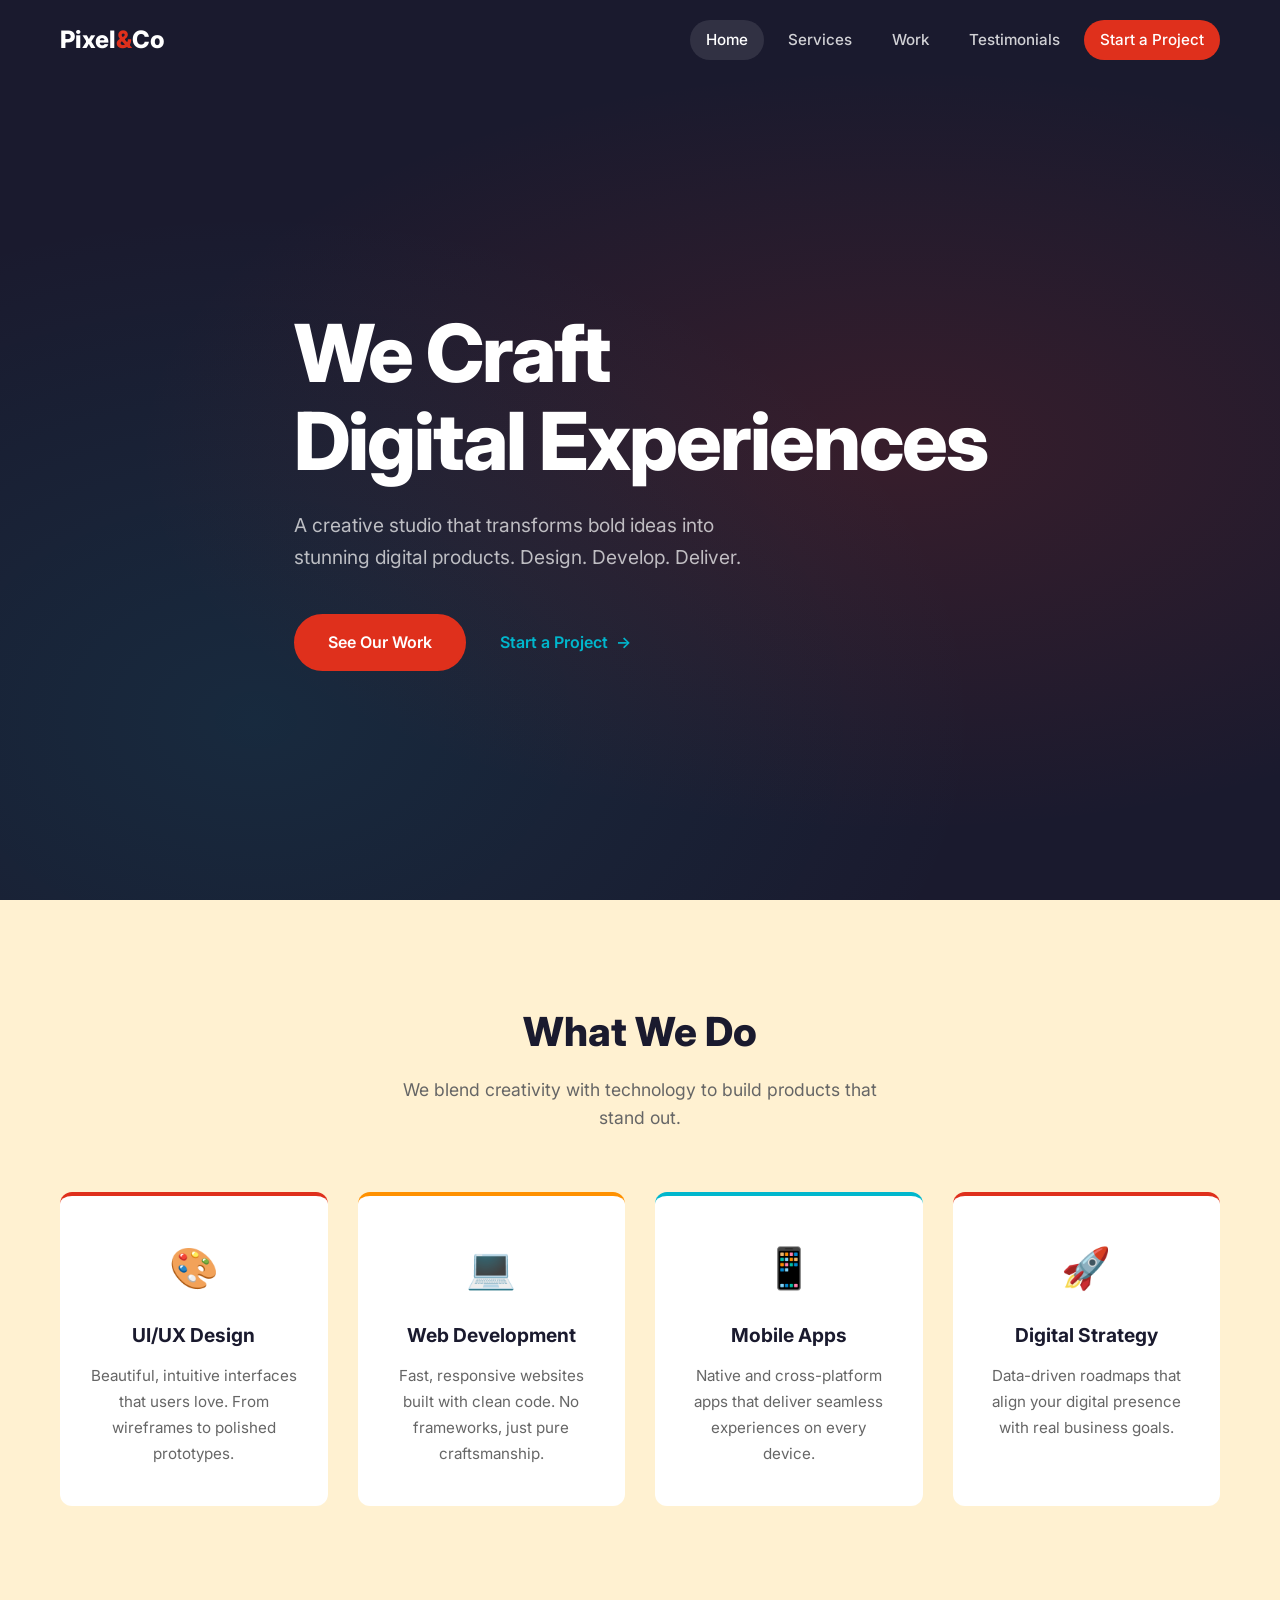
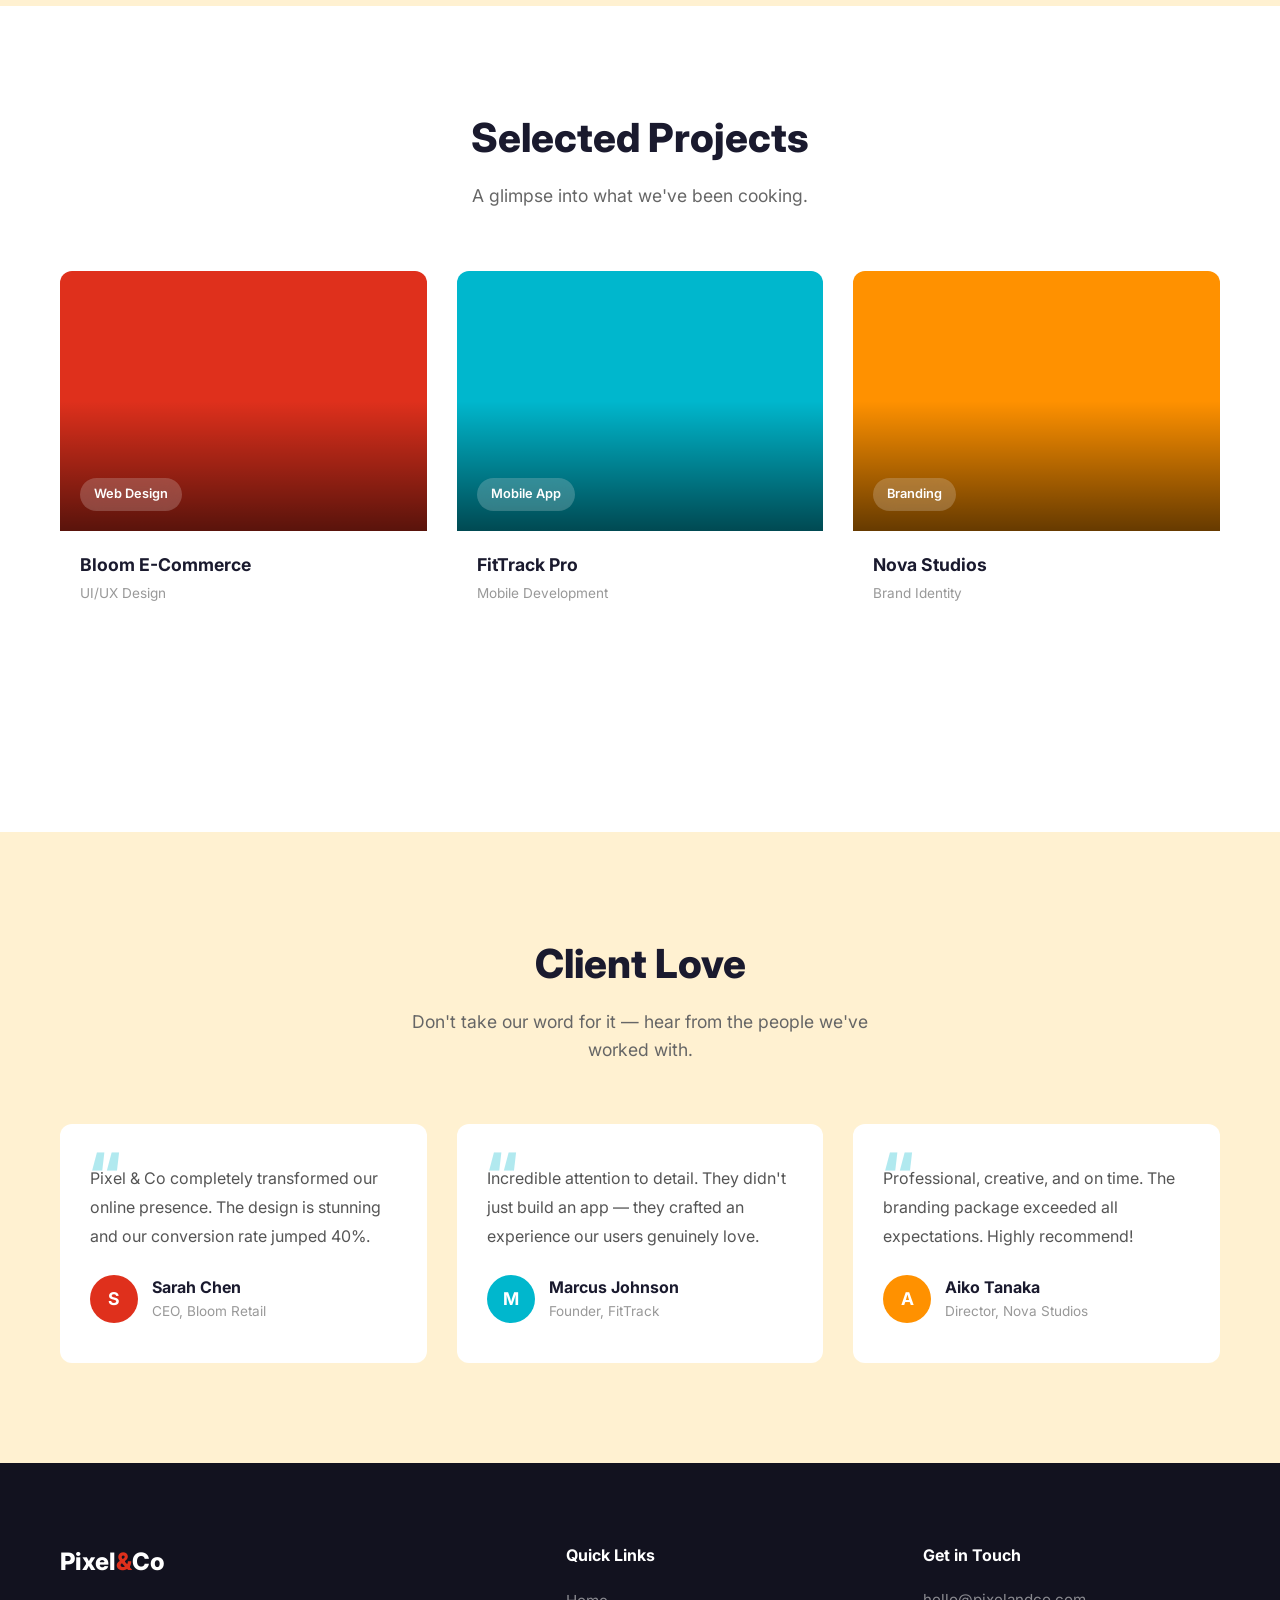
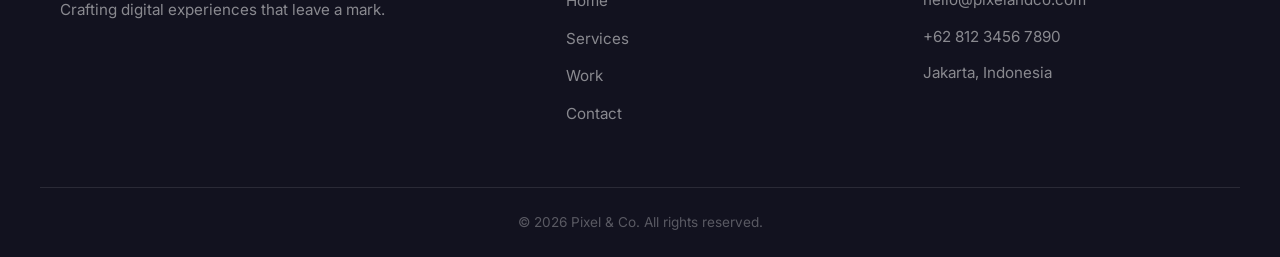
<file: index.html>
<!DOCTYPE html>
<html lang="en">
<head>
  <meta charset="UTF-8">
  <meta name="viewport" content="width=device-width, initial-scale=1.0">
  <meta name="description" content="Pixel & Co is a creative agency specializing in UI/UX design, web development, and digital strategy.">
  <title>Pixel & Co - Creative Agency</title>
  <!-- Preconnect to Google Fonts for faster font loading -->
  <link rel="preconnect" href="https://fonts.googleapis.com">
  <link rel="preconnect" href="https://fonts.gstatic.com" crossorigin>
  <!-- Inter font family with multiple weights -->
  <link href="https://fonts.googleapis.com/css2?family=Inter:wght@400;500;600;700;800&display=swap" rel="stylesheet">
  <!-- Main stylesheet -->
  <link rel="stylesheet" href="css/style.css">
</head>
<body>
  <!-- ============================================
       NAVIGATION BAR - Fixed top navigation with logo, menu links, and mobile toggle
       ============================================ -->
  <nav class="navbar">
    <div class="container navbar__inner">
      <!-- Logo with styled ampersand -->
      <a href="index.html" class="navbar__logo">Pixel<span>&</span>Co</a>
      <!-- Mobile menu toggle button (hamburger) -->
      <button class="navbar__toggle" aria-label="Toggle menu">
        <span></span>
        <span></span>
        <span></span>
      </button>
      <!-- Navigation menu with links -->
      <ul class="navbar__menu">
        <li><a href="index.html" class="navbar__link navbar__link--active">Home</a></li>
        <li><a href="#services" class="navbar__link">Services</a></li>
        <li><a href="work.html" class="navbar__link">Work</a></li>
        <li><a href="#testimonials" class="navbar__link">Testimonials</a></li>
        <li><a href="contact.html" class="navbar__link navbar__link--cta">Start a Project</a></li>
      </ul>
    </div>
  </nav>

  <!-- ============================================
       HERO SECTION - Full-screen landing area with headline, subtext, and CTAs
       ============================================ -->
  <header class="hero">
    <div class="container hero__content">
      <h1 class="hero__title">We Craft<br>Digital Experiences</h1>
      <p class="hero__subtitle">A creative studio that transforms bold ideas into stunning digital products. Design. Develop. Deliver.</p>
      <!-- Call-to-action buttons -->
      <div class="hero__actions">
        <a href="work.html" class="btn btn--primary">See Our Work</a>
        <a href="contact.html" class="btn btn--text">Start a Project <span>&rarr;</span></a>
      </div>
    </div>
  </header>

  <!-- ============================================
       SERVICES SECTION - 4-column grid showcasing core service offerings
       ============================================ -->
  <section id="services" class="services">
    <div class="container">
      <h2 class="section-title">What We Do</h2>
      <p class="section-subtitle">We blend creativity with technology to build products that stand out.</p>
      <!-- Grid of 4 service cards -->
      <div class="services__grid">
        <div class="services__card">
          <div class="services__icon">&#127912;</div>
          <h3 class="services__name">UI/UX Design</h3>
          <p class="services__desc">Beautiful, intuitive interfaces that users love. From wireframes to polished prototypes.</p>
        </div>
        <div class="services__card">
          <div class="services__icon">&#128187;</div>
          <h3 class="services__name">Web Development</h3>
          <p class="services__desc">Fast, responsive websites built with clean code. No frameworks, just pure craftsmanship.</p>
        </div>
        <div class="services__card">
          <div class="services__icon">&#128241;</div>
          <h3 class="services__name">Mobile Apps</h3>
          <p class="services__desc">Native and cross-platform apps that deliver seamless experiences on every device.</p>
        </div>
        <div class="services__card">
          <div class="services__icon">&#128640;</div>
          <h3 class="services__name">Digital Strategy</h3>
          <p class="services__desc">Data-driven roadmaps that align your digital presence with real business goals.</p>
        </div>
      </div>
    </div>
  </section>

  <!-- ============================================
       FEATURED WORK SECTION - 3 project cards with link to full portfolio
       ============================================ -->
  <section id="work" class="work">
    <div class="container">
      <h2 class="section-title">Selected Projects</h2>
      <p class="section-subtitle">A glimpse into what we've been cooking.</p>
      <!-- Grid of 3 featured project cards -->
      <div class="work__grid">
        <div class="work__card">
          <div class="work__thumb" style="background: #DF301C;">
            <span class="work__label">Web Design</span>
          </div>
          <div class="work__info">
            <h3 class="work__title">Bloom E-Commerce</h3>
            <p class="work__category">UI/UX Design</p>
          </div>
        </div>
          <div class="work__card">
            <div class="work__thumb" style="background: #00B7CD;">
              <span class="work__label">Mobile App</span>
            </div>
            <div class="work__info">
              <h3 class="work__title">FitTrack Pro</h3>
              <p class="work__category">Mobile Development</p>
            </div>
          </div>
          <div class="work__card">
            <div class="work__thumb" style="background: #FF9100;">
              <span class="work__label">Branding</span>
            </div>
            <div class="work__info">
              <h3 class="work__title">Nova Studios</h3>
              <p class="work__category">Brand Identity</p>
            </div>
          </div>
      </div>
      <!-- CTA to view all projects -->
      <div class="work__cta">
          <a href="work.html" class="btn btn--outline">View All Projects &rarr;</a>
      </div>
    </div>
  </section>

  <!-- ============================================
       TESTIMONIALS SECTION - 3 client testimonial cards in a grid
       ============================================ -->
  <section id="testimonials" class="testimonials">
    <div class="container">
      <h2 class="section-title">Client Love</h2>
      <p class="section-subtitle">Don't take our word for it — hear from the people we've worked with.</p>
      <!-- Grid of 3 testimonial cards -->
      <div class="testimonials__grid">
        <div class="testimonials__card">
          <span class="testimonials__quote">&ldquo;</span>
          <p class="testimonials__text">Pixel & Co completely transformed our online presence. The design is stunning and our conversion rate jumped 40%.</p>
          <div class="testimonials__author">
            <div class="testimonials__avatar" style="background: #DF301C;">S</div>
            <div>
              <h4 class="testimonials__name">Sarah Chen</h4>
              <p class="testimonials__role">CEO, Bloom Retail</p>
            </div>
          </div>
        </div>
        <div class="testimonials__card">
          <span class="testimonials__quote">&ldquo;</span>
          <p class="testimonials__text">Incredible attention to detail. They didn't just build an app — they crafted an experience our users genuinely love.</p>
          <div class="testimonials__author">
            <div class="testimonials__avatar" style="background: #00B7CD;">M</div>
            <div>
              <h4 class="testimonials__name">Marcus Johnson</h4>
              <p class="testimonials__role">Founder, FitTrack</p>
            </div>
          </div>
        </div>
        <div class="testimonials__card">
          <span class="testimonials__quote">&ldquo;</span>
          <p class="testimonials__text">Professional, creative, and on time. The branding package exceeded all expectations. Highly recommend!</p>
          <div class="testimonials__author">
            <div class="testimonials__avatar" style="background: #FF9100;">A</div>
            <div>
              <h4 class="testimonials__name">Aiko Tanaka</h4>
              <p class="testimonials__role">Director, Nova Studios</p>
            </div>
          </div>
        </div>
      </div>
    </div>
  </section>

  <!-- ============================================
       FOOTER - Site footer with brand, quick links, contact info, and copyright
       ============================================ -->
  <footer class="footer">
    <div class="container footer__inner">
      <!-- Brand section with logo and tagline -->
      <div class="footer__brand">
          <a href="index.html" class="footer__logo">Pixel<span>&</span>Co</a>
          <p class="footer__tagline">Crafting digital experiences that leave a mark.</p>
      </div>
      <!-- Quick navigation links -->
      <div class="footer__links">
          <h4 class="footer__heading">Quick Links</h4>
          <ul>
              <li><a href="index.html">Home</a></li>
              <li><a href="#services">Services</a></li>
              <li><a href="work.html">Work</a></li>
              <li><a href="contact.html">Contact</a></li>
          </ul>
      </div>
      <!-- Contact information -->
      <div class="footer__contact">
          <h4 class="footer__heading">Get in Touch</h4>
          <p>hello@pixelandco.com</p>
          <p>+62 812 3456 7890</p>
          <p>Jakarta, Indonesia</p>
      </div>
    </div>
    <!-- Copyright notice -->
    <div class="footer__bottom">
      <div class="container">
        <!-- Dynamic year set via JavaScript -->
        <p>&copy; <span id="currentYear"></span> Pixel & Co. All rights reserved.</p>
      </div>
    </div>
  </footer>

  <!-- Main JavaScript file -->
  <script src="js/main.js"></script>
</body>
</html>
</file>
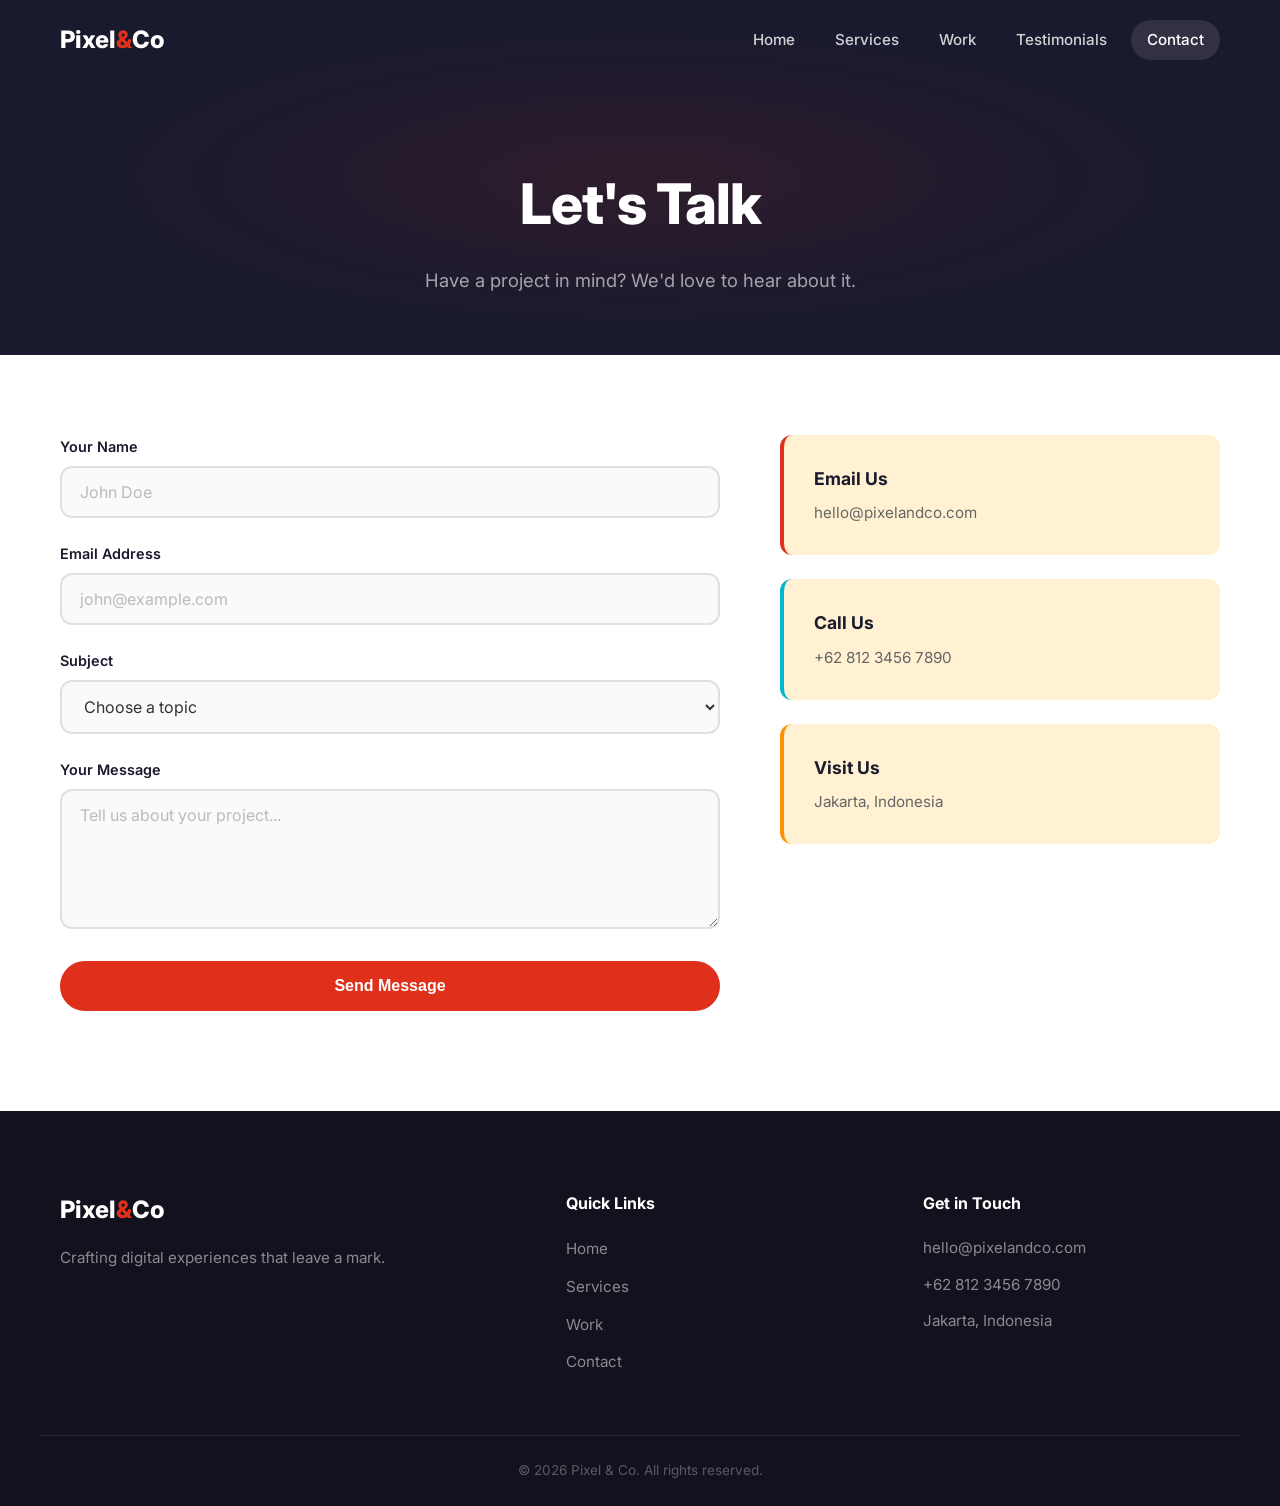
<file: contact.html>
<!DOCTYPE html>
<html lang="en">
<head>
    <meta charset="UTF-8">
    <meta name="viewport" content="width=device-width, initial-scale=1.0">
    <meta name="description" content="Get in touch with Pixel & Co creative agency. Let's discuss your next project.">
    <title>Pixel & Co - Contact</title>
    <!-- Preconnect to Google Fonts for faster font loading -->
    <link rel="preconnect" href="https://fonts.googleapis.com">
    <link rel="preconnect" href="https://fonts.gstatic.com" crossorigin>
    <!-- Inter font family with multiple weights -->
    <link href="https://fonts.googleapis.com/css2?family=Inter:wght@400;500;600;700;800&display=swap" rel="stylesheet">
    <!-- Main stylesheet -->
    <link rel="stylesheet" href="css/style.css">
</head>
<body>
    <!-- ============================================
         NAVIGATION BAR - Fixed top navigation with logo, menu links, and mobile toggle
         ============================================ -->
    <nav class="navbar">
        <div class="container navbar__inner">
            <!-- Logo with styled ampersand -->
            <a href="index.html" class="navbar__logo">Pixel<span>&</span>Co</a>
            <!-- Mobile menu toggle button (hamburger) -->
            <button class="navbar__toggle" aria-label="Toggle menu">
                <span></span>
                <span></span>
                <span></span>
            </button>
            <!-- Navigation menu with links (Contact is active) -->
            <ul class="navbar__menu">
                <li><a href="index.html" class="navbar__link">Home</a></li>
                <li><a href="index.html#services" class="navbar__link">Services</a></li>
                <li><a href="work.html" class="navbar__link">Work</a></li>
                <li><a href="index.html#testimonials" class="navbar__link">Testimonials</a></li>
                <li><a href="contact.html" class="navbar__link navbar__link--active">Contact</a></li>
            </ul>
        </div>
    </nav>

    <!-- ============================================
         PAGE HERO - Simplified hero for sub-pages with title and subtitle
         ============================================ -->
    <header class="page-hero">
        <div class="container">
            <h1 class="page-hero__title">Let's Talk</h1>
            <p class="page-hero__subtitle">Have a project in mind? We'd love to hear about it.</p>
        </div>
    </header>

    <!-- ============================================
         CONTACT SECTION - Form on left, contact info cards on right
         ============================================ -->
    <section class="contact">
        <div class="container contact__inner">
            <!-- Contact form with validation -->
            <div class="contact__form-wrap">
                <form class="contact__form" id="contactForm">
                    <div class="contact__field">
                        <label for="name">Your Name</label>
                        <input type="text" id="name" name="name" placeholder="John Doe" required>
                        <span class="contact__error"></span>
                    </div>
                    <div class="contact__field">
                        <label for="email">Email Address</label>
                        <input type="email" id="email" name="email" placeholder="john@example.com" required>
                        <span class="contact__error"></span>
                    </div>
                    <div class="contact__field">
                        <label for="subject">Subject</label>
                        <select id="subject" name="subject" required>
                            <option value="" disabled selected>Choose a topic</option>
                            <option value="web">Web Design</option>
                            <option value="mobile">Mobile App</option>
                            <option value="branding">Branding</option>
                            <option value="other">Something Else</option>
                        </select>
                        <span class="contact__error"></span>
                    </div>
                    <div class="contact__field">
                        <label for="message">Your Message</label>
                        <textarea id="message" name="message" rows="5" placeholder="Tell us about your project..." required></textarea>
                        <span class="contact__error"></span>
                    </div>
                    <!-- Success message (hidden by default) -->
                    <div class="contact__success">Message sent successfully! We'll get back to you soon.</div>
                    <button type="submit" class="btn btn--primary btn--full">Send Message</button>
                </form>
            </div>
            <!-- Contact info cards -->
            <div class="contact__info">
                <div class="contact__info-card">
                    <h3 class="contact__info-title">Email Us</h3>
                    <p>hello@pixelandco.com</p>
                </div>
                <div class="contact__info-card">
                    <h3 class="contact__info-title">Call Us</h3>
                    <p>+62 812 3456 7890</p>
                </div>
                <div class="contact__info-card">
                    <h3 class="contact__info-title">Visit Us</h3>
                    <p>Jakarta, Indonesia</p>
                </div>
            </div>
        </div>
    </section>

    <!-- ============================================
         FOOTER - Site footer with brand, quick links, contact info, and copyright
         ============================================ -->
    <footer class="footer">
        <div class="container footer__inner">
            <!-- Brand section with logo and tagline -->
            <div class="footer__brand">
                <a href="index.html" class="footer__logo">Pixel<span>&</span>Co</a>
                <p class="footer__tagline">Crafting digital experiences that leave a mark.</p>
            </div>
            <!-- Quick navigation links -->
            <div class="footer__links">
                <h4 class="footer__heading">Quick Links</h4>
                <ul>
                    <li><a href="index.html">Home</a></li>
                    <li><a href="index.html#services">Services</a></li>
                    <li><a href="work.html">Work</a></li>
                    <li><a href="contact.html">Contact</a></li>
                </ul>
            </div>
            <!-- Contact information -->
            <div class="footer__contact">
                <h4 class="footer__heading">Get in Touch</h4>
                <p>hello@pixelandco.com</p>
                <p>+62 812 3456 7890</p>
                <p>Jakarta, Indonesia</p>
            </div>
        </div>
        <!-- Copyright notice with dynamic year -->
        <div class="footer__bottom">
            <div class="container">
                <p>&copy; <span id="currentYear"></span> Pixel & Co. All rights reserved.</p>
            </div>
        </div>
    </footer>

    <!-- Main JavaScript file -->
    <script src="js/main.js"></script>
</body>
</html>
</file>
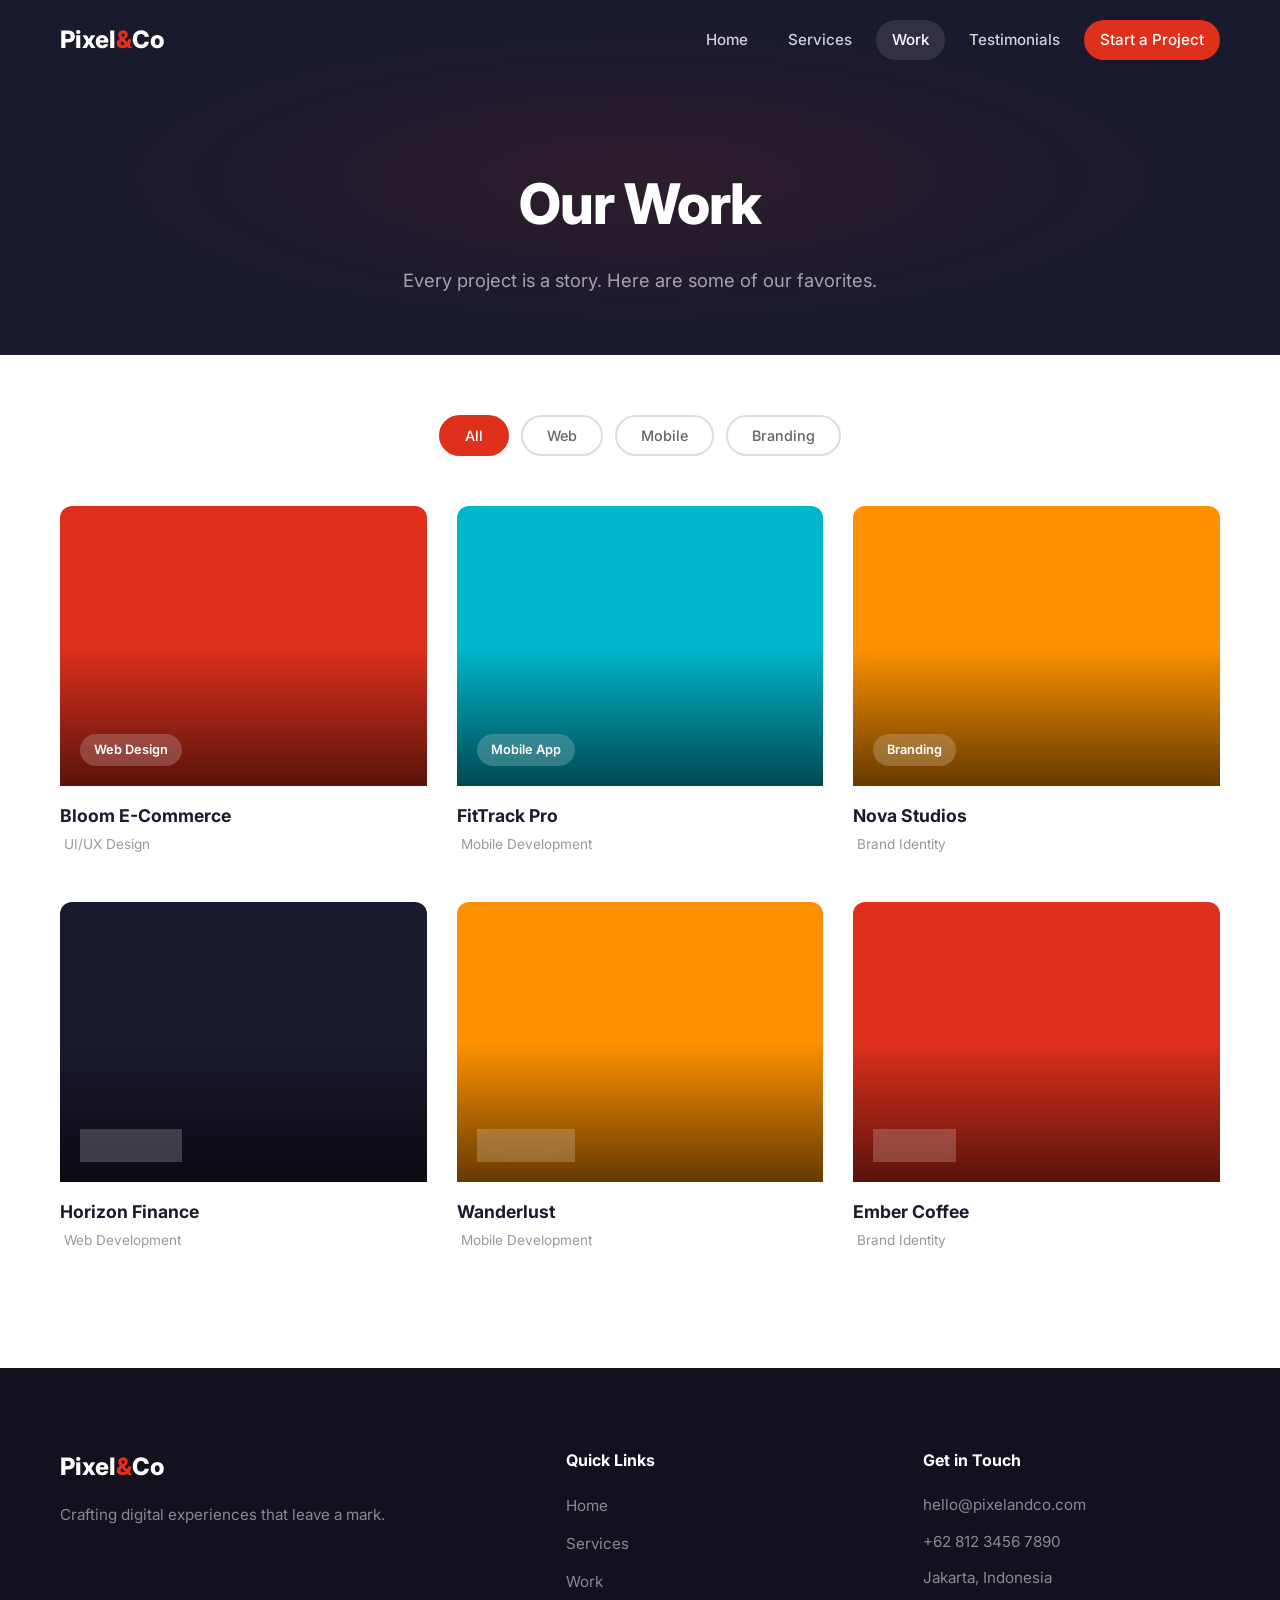
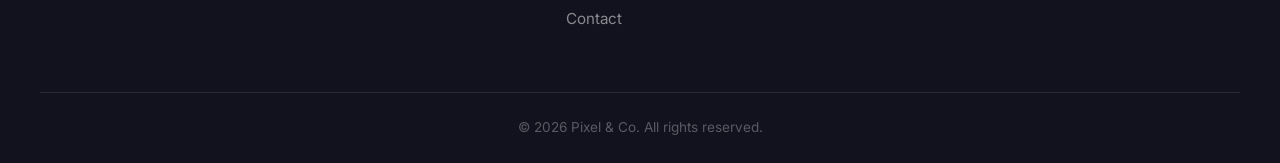
<file: work.html>
<!DOCTYPE html>
<html lang="en">
<head>
  <meta charset="UTF-8">
  <meta name="viewport" content="width=device-width, initial-scale=1.0">
    <meta name="description" content="Check out the creative projects by Pixel & Co - UI/UX design, web development, and branding.">
    <title>Pixel & Co - Our Work</title>
    <!-- Preconnect to Google Fonts for faster font loading -->
    <link rel="preconnect" href="https://fonts.googleapis.com">
    <link rel="preconnect" href="https://fonts.gstatic.com" crossorigin>
    <!-- Inter font family with multiple weights -->
    <link href="https://fonts.googleapis.com/css2?family=Inter:wght@400;500;600;700;800&display=swap" rel="stylesheet">
    <!-- Main stylesheet -->
    <link rel="stylesheet" href="css/style.css">
</head>
<body>
  <!-- ============================================
       NAVIGATION BAR - Fixed top navigation with logo, menu links, and mobile toggle
       ============================================ -->
  <nav class="navbar">
    <div class="container navbar__inner">
      <!-- Logo with styled ampersand -->
      <a href="index.html" class="navbar__logo">Pixel<span>&</span>Co</a>
      <!-- Mobile menu toggle button (hamburger) -->
      <button class="navbar__toggle" aria-label="Toggle menu">
        <span></span>
        <span></span>
        <span></span>
      </button>
      <!-- Navigation menu with links (Work is active) -->
          <ul class="navbar__menu">
              <li><a href="index.html" class="navbar__link">Home</a></li>
              <li><a href="index.html#services" class="navbar__link">Services</a></li>
              <li><a href="work.html" class="navbar__link navbar__link--active">Work</a></li>
              <li><a href="index.html#testimonials" class="navbar__link">Testimonials</a></li>
              <li><a href="contact.html" class="navbar__link navbar__link--cta">Start a Project</a></li>
          </ul>
    </div>
  </nav>

  <!-- ============================================
       PAGE HERO - Simplified hero for sub-pages with title and subtitle
       ============================================ -->
  <header class="page-hero">
    <div class="container">
      <h1 class="page-hero__title">Our Work</h1>
      <p class="page-hero__subtitle">Every project is a story. Here are some of our favorites.</p>
    </div>
  </header>

  <!-- ============================================
       PORTFOLIO SECTION - Filterable project grid with category tabs
       ============================================ -->
  <section class="portfolio">
      <div class="container">
          <!-- Filter buttons for project categories -->
          <div class="portfolio__filters">
              <button class="portfolio__filter portfolio__filter--active" data-filter="all">All</button>
              <button class="portfolio__filter" data-filter="web">Web</button>
              <button class="portfolio__filter" data-filter="mobile">Mobile</button>
              <button class="portfolio__filter" data-filter="branding">Branding</button>
          </div>
          <!-- Grid of portfolio items (6 projects) -->
          <div class="portfolio__grid">
              <div class="portfolio__item" data-category="web">
                  <div class="portfolio__thumb" style="background: #DF301C;">
                      <span class="portfolio__label">Web Design</span>
                  </div>
                  <h3 class="portfolio__title">Bloom E-Commerce</h3>
                  <p class="portfolio__category">UI/UX Design</p>
              </div>
              <div class="portfolio__item" data-category="mobile">
                  <div class="portfolio__thumb" style="background: #00B7CD;">
                      <span class="portfolio__label">Mobile App</span>
                  </div>
                  <h3 class="portfolio__title">FitTrack Pro</h3>
                  <p class="portfolio__category">Mobile Development</p>
              </div>
              <div class="portfolio__item" data-category="branding">
                  <div class="portfolio__thumb" style="background: #FF9100;">
                      <span class="portfolio__label">Branding</span>
                  </div>
                  <h3 class="portfolio__title">Nova Studios</h3>
                  <p class="portfolio__category">Brand Identity</p>
              </div>
              <div class="portfolio__item" data-category="web">
                  <div class="portfolio__thumb" style="background: #1a1a2e;">
                      <span class="portfolio__label">Web Design</span>
                  </div>
                  <h3 class="portfolio__title">Horizon Finance</h3>
                  <p class="portfolio__category">Web Development</p>
              </div>
              <div class="portfolio__item" data-category="mobile">
                  <div class="portfolio__thumb" style="background: #FF9100;">
                      <span class="portfolio__label">Mobile App</span>
                  </div>
                  <h3 class="portfolio__title">Wanderlust</h3>
                  <p class="portfolio__category">Mobile Development</p>
              </div>
              <div class="portfolio__item" data-category="branding">
                  <div class="portfolio__thumb" style="background: #DF301C;">
                      <span class="portfolio__label">Branding</span>
                  </div>
                  <h3 class="portfolio__title">Ember Coffee</h3>
                  <p class="portfolio__category">Brand Identity</p>
              </div>
          </div>
      </div>
  </section>

  <!-- ============================================
       FOOTER - Site footer with brand, quick links, contact info, and copyright
       ============================================ -->
  <footer class="footer">
      <div class="container footer__inner">
          <!-- Brand section with logo and tagline -->
          <div class="footer__brand">
              <a href="index.html" class="footer__logo">Pixel<span>&</span>Co</a>
              <p class="footer__tagline">Crafting digital experiences that leave a mark.</p>
          </div>
          <!-- Quick navigation links -->
          <div class="footer__links">
              <h4 class="footer__heading">Quick Links</h4>
              <ul>
                  <li><a href="index.html">Home</a></li>
                  <li><a href="index.html#services">Services</a></li>
                  <li><a href="work.html">Work</a></li>
                  <li><a href="contact.html">Contact</a></li>
              </ul>
          </div>
          <!-- Contact information -->
          <div class="footer__contact">
              <h4 class="footer__heading">Get in Touch</h4>
              <p>hello@pixelandco.com</p>
              <p>+62 812 3456 7890</p>
              <p>Jakarta, Indonesia</p>
          </div>
      </div>
      <!-- Copyright notice -->
      <div class="footer__bottom">
          <div class="container">
              <!-- Dynamic year set via JavaScript -->
              <p>&copy; <span id="currentYear"></span> Pixel & Co. All rights reserved.</p>
          </div>
      </div>
  </footer>

  <!-- Main JavaScript file -->
  <script src="js/main.js"></script>
</body>
</html>
</file>
<file: css/style.css>
/* ============================================
   DESIGN TOKENS - CSS custom properties for colors, fonts, spacing
   ============================================ */
:root {
    --color-primary: #DF301C;      /* Main brand color (red-orange) */
    --color-secondary: #FF9100;    /* Secondary brand color (orange) */
    --color-light: #FFF1D1;        /* Light background for sections */
    --color-accent: #00B7CD;       /* Accent color (teal) */
    --color-dark: #1a1a2e;         /* Dark background (near black) */
    --color-text: #333333;         /* Default text color */
    --color-white: #ffffff;        /* Pure white */

    --font-main: 'Inter', sans-serif;  /* Primary font family */

    --container-max: 1200px;       /* Max content width */
    --section-padding: 100px 0;    /* Vertical section spacing */
    --border-radius: 12px;         /* Rounded corner radius */
    --transition: all 0.3s ease;   /* Default transition timing */
}

/* ============================================
   RESET & BASE - Normalize browser defaults & set base styles
   ============================================ */
*,
*::before,
*::after {
    margin: 0;
    padding: 0;
    box-sizing: border-box; /* Include padding/border in element width */
}

html {
    scroll-behavior: smooth; /* Smooth scroll for anchor links */
}

body {
    font-family: var(--font-main);
    color: var(--color-text);
    line-height: 1.6;
    background: var(--color-dark); /* Dark theme default */
}

a {
    text-decoration: none;
    color: inherit;
}

ul {
    list-style: none;
}

img {
    max-width: 100%;
    display: block; /* Remove inline gap */
}

/* ============================================
   UTILITIES - Reusable helper classes
   ============================================ */
.container {
    max-width: var(--container-max);
    margin: 0 auto;    /* Center horizontally */
    padding: 0 20px;   /* Side padding on mobile */
}

/* Section heading - used across all sections */
.section-title {
    font-size: 2.5rem;
    font-weight: 800;
    text-align: center;
    margin-bottom: 12px;
}

/* Section subheading - used across all sections */
.section-subtitle {
    font-size: 1.1rem;
    text-align: center;
    color: #666;
    margin-bottom: 60px;
    max-width: 500px;
    margin-left: auto;
    margin-right: auto;
}

/* ============================================
   BUTTONS - Base button + 4 variants (primary, text, outline, full-width)
   ============================================ */
.btn {
    display: inline-block;
    padding: 14px 32px;
    border-radius: 50px;        /* Pill shape */
    font-weight: 600;
    font-size: 1rem;
    transition: var(--transition);
    cursor: pointer;
    border: 2px solid transparent;
}

/* Primary CTA - solid brand color */
.btn--primary {
    background: var(--color-primary);
    color: var(--color-white);
    border-color: var(--color-primary);
}

.btn--primary:hover {
    background: #c02818;        /* Darker shade on hover */
    border-color: #c02818;
    transform: translateY(-2px); /* Lift effect */
}

/* Text button - transparent with accent color */
.btn--text {
    background: transparent;
    color: var(--color-accent);
    padding: 14px 16px;
}

.btn--text:hover {
    color: #009ab0;             /* Darker teal on hover */
}

/* Animated arrow in text button */
.btn--text span {
    margin-left: 4px;
    transition: var(--transition);
}

.btn--text:hover span {
    margin-left: 10px;          /* Arrow slides right on hover */
}

/* Outline button - white border for dark backgrounds */
.btn--outline {
    background: transparent;
    color: var(--color-white);
    border-color: var(--color-white);
}

.btn--outline:hover {
    background: var(--color-white);
    color: var(--color-dark);
    transform: translateY(-2px);
}

/* Full-width button for forms */
.btn--full {
    width: 100%;
    text-align: center;
}

/* ============================================
   NAVBAR - Fixed top navigation with scroll effect & mobile drawer
   ============================================ */
.navbar {
    position: fixed;
    top: 0;
    left: 0;
    width: 100%;
    z-index: 1000;              /* Above all content */
    padding: 20px 0;
    transition: var(--transition);
}

/* Scrolled state - solid background + shadow */
.navbar.scrolled {
    background: var(--color-dark);
    padding: 12px 0;
    box-shadow: 0 2px 20px rgba(0, 0, 0, 0.3);
}

.navbar__inner {
    display: flex;
    align-items: center;
    justify-content: space-between;
}

.navbar__logo {
    font-size: 1.5rem;
    font-weight: 800;
    color: var(--color-white);
}

.navbar__logo span {
    color: var(--color-primary); /* Colored ampersand */
}

.navbar__menu {
    display: flex;
    align-items: center;
    gap: 8px;
}

.navbar__link {
    display: inline-block;
    color: rgba(255, 255, 255, 0.8);
    padding: 8px 16px;
    border-radius: 50px;
    font-weight: 500;
    font-size: 0.95rem;
    transition: var(--transition);
    white-space: nowrap;        /* Prevent wrapping */
}

.navbar__link:hover,
.navbar__link--active {
    color: var(--color-white);
    background: rgba(255, 255, 255, 0.1);
}

/* CTA button in nav */
.navbar__link--cta {
    background: var(--color-primary);
    color: var(--color-white);
}

.navbar__link--cta:hover {
    background: #c02818;
}

/* Mobile hamburger toggle (hidden on desktop) */
.navbar__toggle {
    display: none;
    flex-direction: column;
    gap: 5px;
    background: none;
    border: none;
    cursor: pointer;
    padding: 4px;
}

.navbar__toggle span {
    display: block;
    width: 28px;
    height: 3px;
    background: var(--color-white);
    border-radius: 2px;
    transition: var(--transition); /* For hamburger->X animation */
}

/* ============================================
   HERO - Full-screen landing section with gradient background
   ============================================ */
.hero {
    min-height: 100vh;
    display: flex;
    align-items: center;
    /* Layered radial gradients for depth */
    background: radial-gradient(ellipse at 70% 50%, rgba(223, 48, 28, 0.15) 0%, transparent 60%),
                radial-gradient(ellipse at 20% 80%, rgba(0, 183, 205, 0.1) 0%, transparent 50%),
                var(--color-dark);
    position: relative;
    overflow: hidden;
}

.hero__content {
    position: relative;
    z-index: 2;
    padding-top: 80px; /* Offset for fixed navbar */
}

.hero__title {
    font-size: 5rem;
    font-weight: 800;
    color: var(--color-white);
    line-height: 1.1;
    margin-bottom: 24px;
    letter-spacing: -2px;     /* Tight tracking for large text */
}

.hero__subtitle {
    font-size: 1.2rem;
    color: rgba(255, 255, 255, 0.7);
    max-width: 500px;
    margin-bottom: 40px;
    line-height: 1.7;
}

.hero__actions {
    display: flex;
    align-items: center;
    gap: 16px;
}

/* ============================================
   PAGE HERO (sub-pages) - Compact hero for work/contact pages
   ============================================ */
.page-hero {
    padding: 160px 0 60px;    /* Top padding clears fixed navbar */
    text-align: center;
    background: radial-gradient(ellipse at 50% 50%, rgba(223, 48, 28, 0.1) 0%, transparent 60%),
                var(--color-dark);
}

.page-hero__title {
    font-size: 3.5rem;
    font-weight: 800;
    color: var(--color-white);
    margin-bottom: 16px;
    letter-spacing: -1px;
}

.page-hero__subtitle {
    font-size: 1.15rem;
    color: rgba(255, 255, 255, 0.6);
    max-width: 500px;
    margin: 0 auto;
}

/* ============================================
   SERVICES - 4-column grid of service cards on light background
   ============================================ */
.services {
    background: var(--color-light);
    padding: var(--section-padding);
}

.services .section-title {
    color: var(--color-dark);
}

.services .section-subtitle {
    color: #666;
}

.services__grid {
    display: grid;
    grid-template-columns: repeat(4, 1fr);
    gap: 30px;
}

.services__card {
    background: var(--color-white);
    padding: 40px 30px;
    border-radius: var(--border-radius);
    text-align: center;
    transition: var(--transition);
    border-top: 4px solid var(--color-primary); /* Colored top border */
}

/* Alternate border colors for each card */
.services__card:nth-child(2) {
    border-top-color: var(--color-secondary);
}

.services__card:nth-child(3) {
    border-top-color: var(--color-accent);
}

.services__card:nth-child(4) {
    border-top-color: var(--color-primary);
}

.services__card:hover {
    transform: translateY(-8px);
    box-shadow: 0 20px 40px rgba(0, 0, 0, 0.1);
}

.services__icon {
    font-size: 2.5rem;
    margin-bottom: 20px;
}

.services__name {
    font-size: 1.2rem;
    font-weight: 700;
    margin-bottom: 12px;
    color: var(--color-dark);
}

.services__desc {
    font-size: 0.95rem;
    color: #666;
    line-height: 1.7;
}

/* ============================================
   FEATURED WORK (index.html) - 3 project cards on white background
   ============================================ */
.work {
    padding: var(--section-padding);
    background: var(--color-white);
}

.work .section-title {
    color: var(--color-dark);
}

.work .section-subtitle {
    color: #666;
}

.work__grid {
    display: grid;
    grid-template-columns: repeat(3, 1fr);
    gap: 30px;
}

.work__card {
    border-radius: var(--border-radius);
    overflow: hidden;
    transition: var(--transition);
    cursor: pointer;
}

.work__card:hover {
    transform: translateY(-8px);
    box-shadow: 0 20px 40px rgba(0, 0, 0, 0.15);
}

.work__thumb {
    height: 260px;
    display: flex;
    align-items: flex-end;
    padding: 20px;
    position: relative;
    overflow: hidden;
}

/* Dark gradient overlay for label readability */
.work__thumb::after {
    content: '';
    position: absolute;
    inset: 0;
    background: linear-gradient(to top, rgba(0, 0, 0, 0.6) 0%, transparent 50%);
}

.work__label {
    position: relative;
    z-index: 2;
    background: rgba(255, 255, 255, 0.2);
    backdrop-filter: blur(10px);   /* Frosted glass effect */
    color: var(--color-white);
    padding: 6px 14px;
    border-radius: 50px;
    font-size: 0.8rem;
    font-weight: 600;
}

.work__info {
    padding: 20px;
    background: var(--color-white);
}

.work__title {
    font-size: 1.1rem;
    font-weight: 700;
    color: var(--color-dark);
    margin-bottom: 4px;
}

.work__category {
    font-size: 0.85rem;
    color: #999;
}

.work__cta {
    text-align: center;
    margin-top: 50px;
}

/* ============================================
   PORTFOLIO (work.html) - Filterable project grid with category tabs
   ============================================ */
.portfolio {
    padding: 60px 0 var(--section-padding);
    background: var(--color-white);
}

.portfolio__filters {
    display: flex;
    justify-content: center;
    gap: 12px;
    margin-bottom: 50px;
    flex-wrap: wrap;
}

.portfolio__filter {
    padding: 10px 24px;
    border: 2px solid #ddd;
    border-radius: 50px;
    background: transparent;
    font-family: var(--font-main);
    font-size: 0.9rem;
    font-weight: 500;
    color: #666;
    cursor: pointer;
    transition: var(--transition);
}

.portfolio__filter:hover {
    border-color: var(--color-primary);
    color: var(--color-primary);
}

.portfolio__filter--active {
    background: var(--color-primary);
    border-color: var(--color-primary);
    color: var(--color-white);
}

.portfolio__grid {
    display: grid;
    grid-template-columns: repeat(3, 1fr);
    gap: 30px;
}

.portfolio__item {
    border-radius: var(--border-radius);
    overflow: hidden;
    transition: var(--transition);
    cursor: pointer;
}

.portfolio__item:hover {
    transform: translateY(-8px);
    box-shadow: 0 20px 40px rgba(0, 0, 0, 0.15);
}

/* Hidden state for filter (JS toggles this class) */
.portfolio__item.hidden {
    display: none;
}

.portfolio__thumb {
    height: 280px;
    display: flex;
    align-items: flex-end;
    padding: 20px;
    position: relative;
    overflow: hidden;
}

/* Dark gradient overlay for label readability */
.portfolio__thumb::after {
    content: '';
    position: absolute;
    inset: 0;
    background: linear-gradient(to top, rgba(0, 0, 0, 0.6) 0%, transparent 50%);
}

.portfolio__label {
    position: relative;
    z-index: 2;
    background: rgba(255, 255, 255, 0.2);
    backdrop-filter: blur(10px);   /* Frosted glass effect */
    color: var(--color-white);
    padding: 6px 14px;
    border-radius: 50px;
    font-size: 0.8rem;
    font-weight: 600;
}

.portfolio__title {
    font-size: 1.1rem;
    font-weight: 700;
    color: var(--color-dark);
    margin: 16px 0 4px;
}

.portfolio__category {
    font-size: 0.85rem;
    color: #999;
    padding: 0 4px 16px;
}

/* ============================================
   TESTIMONIALS - 3-column grid of client quote cards
   ============================================ */
.testimonials {
    padding: var(--section-padding);
    background: var(--color-light);
}

.testimonials .section-title {
    color: var(--color-dark);
}

.testimonials .section-subtitle {
    color: #666;
}

.testimonials__grid {
    display: grid;
    grid-template-columns: repeat(3, 1fr);
    gap: 30px;
}

.testimonials__card {
    background: var(--color-white);
    padding: 40px 30px;
    border-radius: var(--border-radius);
    position: relative;
    transition: var(--transition);
}

.testimonials__card:hover {
    transform: translateY(-8px);
    box-shadow: 0 20px 40px rgba(0, 0, 0, 0.1);
}

.testimonials__quote {
    font-size: 4rem;
    font-weight: 800;
    color: var(--color-accent);
    line-height: 1;
    position: absolute;
    top: 20px;
    left: 30px;
    opacity: 0.3;               /* Decorative background quote mark */
}

.testimonials__text {
    font-size: 1rem;
    color: #555;
    line-height: 1.8;
    margin-bottom: 24px;
    position: relative;
    z-index: 2;                 /* Above decorative quote */
}

.testimonials__author {
    display: flex;
    align-items: center;
    gap: 14px;
}

.testimonials__avatar {
    width: 48px;
    height: 48px;
    border-radius: 50%;
    display: flex;
    align-items: center;
    justify-content: center;
    color: var(--color-white);
    font-weight: 700;
    font-size: 1.1rem;
    flex-shrink: 0;             /* Prevent avatar shrinking */
}

.testimonials__name {
    font-size: 1rem;
    font-weight: 700;
    color: var(--color-dark);
}

.testimonials__role {
    font-size: 0.85rem;
    color: #999;
}

/* ============================================
   CONTACT - Form on left (1.5fr), info cards on right (1fr)
   ============================================ */
.contact {
    padding: 80px 0 var(--section-padding);
    background: var(--color-white);
}

.contact__inner {
    display: grid;
    grid-template-columns: 1.5fr 1fr;
    gap: 60px;
    align-items: start;
}

.contact__form {
    display: flex;
    flex-direction: column;
    gap: 24px;
}

.contact__field label {
    display: block;
    font-size: 0.9rem;
    font-weight: 600;
    color: var(--color-dark);
    margin-bottom: 8px;
}

.contact__field input,
.contact__field select,
.contact__field textarea {
    width: 100%;
    padding: 14px 18px;
    border: 2px solid #e0e0e0;
    border-radius: var(--border-radius);
    font-family: var(--font-main);
    font-size: 1rem;
    color: var(--color-text);
    transition: var(--transition);
    background: #fafafa;
}

.contact__field input:focus,
.contact__field select:focus,
.contact__field textarea:focus {
    outline: none;
    border-color: var(--color-primary);
    background: var(--color-white);
    box-shadow: 0 0 0 4px rgba(223, 48, 28, 0.1); /* Focus ring */
}

.contact__field textarea {
    resize: vertical;
    min-height: 140px;
}

.contact__field input::placeholder,
.contact__field textarea::placeholder {
    color: #bbb;
}

.contact__info {
    display: flex;
    flex-direction: column;
    gap: 24px;
}

.contact__info-card {
    background: var(--color-light);
    padding: 30px;
    border-radius: var(--border-radius);
    border-left: 4px solid var(--color-primary); /* Colored left border */
}

.contact__info-card:nth-child(2) {
    border-left-color: var(--color-accent);
}

.contact__info-card:nth-child(3) {
    border-left-color: var(--color-secondary);
}

.contact__info-title {
    font-size: 1.1rem;
    font-weight: 700;
    color: var(--color-dark);
    margin-bottom: 8px;
}

.contact__info-card p {
    font-size: 0.95rem;
    color: #666;
}

/* Error state - hidden by default, shown via JS */
.contact__error {
    font-size: 0.8rem;
    color: var(--color-primary);
    margin-top: 6px;
    display: none;
}

.contact__field.error input,
.contact__field.error select,
.contact__field.error textarea {
    border-color: var(--color-primary);
}

.contact__field.error .contact__error {
    display: block;
}

/* Success message - hidden by default, shown via JS */
.contact__success {
    background: #e8f5e9;
    color: #2e7d32;
    padding: 16px 24px;
    border-radius: var(--border-radius);
    text-align: center;
    font-weight: 600;
    display: none;
}

.contact__success.show {
    display: block;
}

/* ============================================
   FOOTER - Dark footer with 3-column layout (brand, links, contact)
   ============================================ */
.footer {
    background: #12121f;
    padding: 80px 0 0;
}

.footer__inner {
    display: grid;
    grid-template-columns: 1.5fr 1fr 1fr;
    gap: 60px;
    padding-bottom: 60px;
    border-bottom: 1px solid rgba(255, 255, 255, 0.1);
}

.footer__logo {
    font-size: 1.5rem;
    font-weight: 800;
    color: var(--color-white);
}

.footer__logo span {
    color: var(--color-primary);
}

.footer__tagline {
    color: rgba(255, 255, 255, 0.5);
    margin-top: 16px;
    font-size: 0.95rem;
    line-height: 1.7;
}

.footer__heading {
    font-size: 1rem;
    font-weight: 700;
    color: var(--color-white);
    margin-bottom: 20px;
}

.footer__links ul {
    display: flex;
    flex-direction: column;
    gap: 12px;
}

.footer__links a {
    color: rgba(255, 255, 255, 0.5);
    font-size: 0.95rem;
    transition: var(--transition);
}

.footer__links a:hover {
    color: var(--color-white);
}

.footer__contact p {
    color: rgba(255, 255, 255, 0.5);
    font-size: 0.95rem;
    margin-bottom: 12px;
}

.footer__bottom {
    padding: 24px 0;
}

.footer__bottom p {
    color: rgba(255, 255, 255, 0.3);
    font-size: 0.85rem;
    text-align: center;
}

/* ============================================
   MEDIA QUERIES - Responsive breakpoints
   ============================================ */
/* Tablet landscape and below */
@media (max-width: 1024px) {
    .services__grid {
        grid-template-columns: repeat(2, 1fr); /* 2 columns for services */
    }

    .hero__title {
        font-size: 3.5rem;
    }
}

/* Tablet portrait and mobile */
@media (max-width: 768px) {
    /* Mobile navbar drawer */
    .navbar__menu {
        position: fixed;
        top: 0;
        right: -100%;           /* Hidden off-screen */
        width: 280px;
        height: 100vh;
        background: var(--color-dark);
        flex-direction: column;
        align-items: flex-start;
        padding: 100px 40px 40px;
        gap: 8px;
        transition: var(--transition);
        box-shadow: -5px 0 30px rgba(0, 0, 0, 0.3);
    }

    .navbar__menu.active {
        right: 0;               /* Slide in when active */
    }

    .navbar__link {
        width: 100%;
        padding: 12px 16px;
        font-size: 1.05rem;
    }

    .navbar__toggle {
        display: flex;          /* Show hamburger */
    }

    /* Hamburger to X animation */
    .navbar__toggle.active span:nth-child(1) {
        transform: rotate(45deg) translate(5px, 5px);
    }

    .navbar__toggle.active span:nth-child(2) {
        opacity: 0;
    }

    .navbar__toggle.active span:nth-child(3) {
        transform: rotate(-45deg) translate(5px, -5px);
    }

    .hero__title {
        font-size: 2.8rem;
        letter-spacing: -1px;
    }

    .hero__subtitle {
        font-size: 1.05rem;
    }

    .hero__actions {
        flex-direction: column;
        align-items: flex-start;
    }

    /* 2-column grids on tablet */
    .work__grid,
    .portfolio__grid,
    .testimonials__grid {
        grid-template-columns: repeat(2, 1fr);
    }

    .footer__inner {
        grid-template-columns: 1fr;
        gap: 40px;
    }

    .contact__inner {
        grid-template-columns: 1fr;
    }
}

@media (max-width: 480px) {
    /* Mobile: reduce section padding */
    :root {
        --section-padding: 70px 0;
    }

    .hero__title {
        font-size: 2.2rem;
    }

    .page-hero__title {
        font-size: 2.5rem;
    }

    .section-title {
        font-size: 2rem;
    }

    /* Stack all grids to single column */
    .services__grid,
    .work__grid,
    .portfolio__grid,
    .testimonials__grid {
        grid-template-columns: 1fr;
    }

    .btn {
        padding: 12px 28px;
        font-size: 0.9rem;
    }
}
</file>
